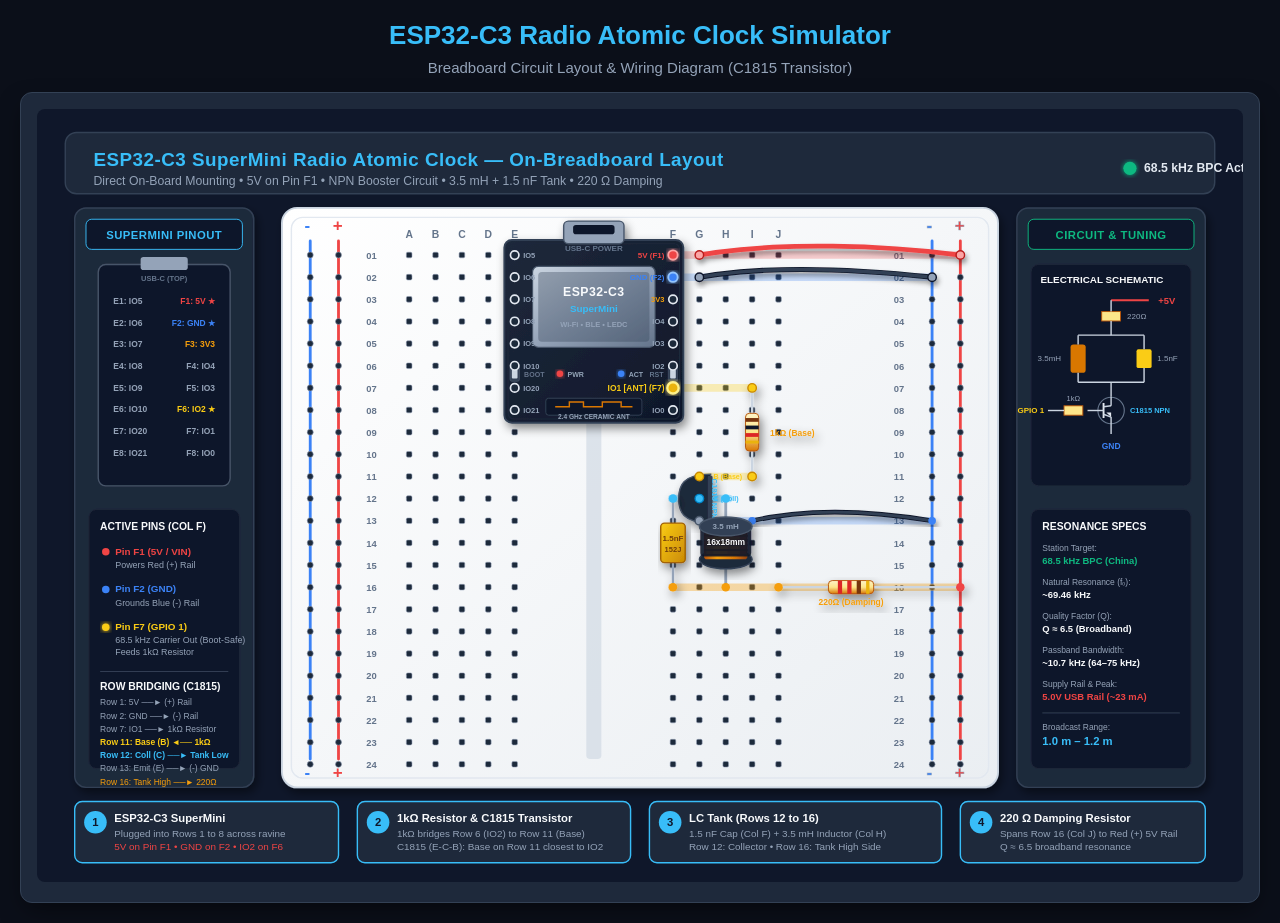
<file: pcb/breadboard/breadboard_layout.html>
<!DOCTYPE html>
<!--
  SPDX-License-Identifier: CERN-OHL-S-2.0
  Copyright (c) 2026 Robert Longbottom (@thomaslr)
  Commercial licensing available — see LICENSE for details.
-->
<html lang="en">
<head>
  <meta charset="UTF-8">
  <title>ESP32-C3 Radio Atomic Clock - Breadboard Layout</title>
  <style>
    body {
      margin: 0;
      padding: 20px;
      background: #0b0f19;
      color: #e2e8f0;
      font-family: -apple-system, BlinkMacSystemFont, 'Segoe UI', Roboto, Helvetica, Arial, sans-serif;
      display: flex;
      flex-direction: column;
      align-items: center;
    }
    .container {
      max-width: 1300px;
      width: 100%;
    }
    .header {
      margin-bottom: 16px;
      text-align: center;
    }
    h1 {
      margin: 0 0 8px 0;
      color: #38bdf8;
      font-size: 26px;
    }
    p {
      margin: 0;
      color: #94a3b8;
      font-size: 15px;
    }
    .card {
      background: #1e293b;
      border: 1px solid #334155;
      border-radius: 12px;
      padding: 16px;
      box-shadow: 0 10px 25px -5px rgba(0, 0, 0, 0.5);
    }
    svg {
      width: 100%;
      height: auto;
      border-radius: 8px;
    }
  </style>
</head>
<body>
  <div class="container">
    <div class="header">
      <h1>ESP32-C3 Radio Atomic Clock Simulator</h1>
      <p>Breadboard Circuit Layout &amp; Wiring Diagram (C1815 Transistor)</p>
    </div>
    <div class="card">
<svg xmlns="http://www.w3.org/2000/svg" viewBox="0 0 1280 820" width="100%" height="100%" style="background:#0f172a; font-family: -apple-system, BlinkMacSystemFont, 'Segoe UI', Roboto, Helvetica, Arial, sans-serif;">
  <defs>
    <!-- Filters for drop shadows -->
    <filter id="shadow" x="-10%" y="-10%" width="130%" height="130%">
      <feDropShadow dx="3" dy="5" stdDeviation="5" flood-color="#000000" flood-opacity="0.45"/>
    </filter>
    <filter id="wire-shadow" x="-20%" y="-20%" width="140%" height="140%">
      <feDropShadow dx="2" dy="4" stdDeviation="3" flood-color="#000000" flood-opacity="0.4"/>
    </filter>
    <filter id="soft-glow" x="-20%" y="-20%" width="140%" height="140%">
      <feGaussianBlur stdDeviation="3" result="blur"/>
      <feComposite in="SourceGraphic" in2="blur" operator="over"/>
    </filter>
    
    <!-- Gradients -->
    <linearGradient id="bb-grad" x1="0%" y1="0%" x2="100%" y2="100%">
      <stop offset="0%" stop-color="#ffffff"/>
      <stop offset="100%" stop-color="#eaeef2"/>
    </linearGradient>
    <linearGradient id="esp-grad" x1="0%" y1="0%" x2="100%" y2="100%">
      <stop offset="0%" stop-color="#1e293b"/>
      <stop offset="100%" stop-color="#0f172a"/>
    </linearGradient>
    <linearGradient id="shield-grad" x1="0%" y1="0%" x2="100%" y2="100%">
      <stop offset="0%" stop-color="#cbd5e1"/>
      <stop offset="50%" stop-color="#94a3b8"/>
      <stop offset="100%" stop-color="#64748b"/>
    </linearGradient>
    <linearGradient id="copper-grad" x1="0%" y1="0%" x2="100%" y2="0%">
      <stop offset="0%" stop-color="#b45309"/>
      <stop offset="30%" stop-color="#f59e0b"/>
      <stop offset="70%" stop-color="#d97706"/>
      <stop offset="100%" stop-color="#92400e"/>
    </linearGradient>
    <linearGradient id="cap-grad" x1="0%" y1="0%" x2="100%" y2="100%">
      <stop offset="0%" stop-color="#facc15"/>
      <stop offset="100%" stop-color="#ca8a04"/>
    </linearGradient>
    <linearGradient id="resistor-grad" x1="0%" y1="0%" x2="0%" y2="100%">
      <stop offset="0%" stop-color="#fef3c7"/>
      <stop offset="50%" stop-color="#fde68a"/>
      <stop offset="100%" stop-color="#d97706"/>
    </linearGradient>
  </defs>

  <!-- Title & Legend Header -->
  <g transform="translate(40, 45)">
    <rect x="-10" y="-20" width="1220" height="65" rx="12" fill="#1e293b" stroke="#334155" stroke-width="1.5"/>
    <text x="20" y="16" fill="#38bdf8" font-size="20" font-weight="700" letter-spacing="0.5">ESP32-C3 SuperMini Radio Atomic Clock — On-Breadboard Layout</text>
    <text x="20" y="36" fill="#94a3b8" font-size="13">Direct On-Board Mounting • 5V on Pin F1 • NPN Booster Circuit • 3.5 mH + 1.5 nF Tank • 220 Ω Damping</text>
    <circle cx="1120" cy="18" r="7" fill="#10b981" filter="url(#soft-glow)"/>
    <text x="1135" y="22" fill="#e2e8f0" font-size="13" font-weight="600">68.5 kHz BPC Active</text>
  </g>

  <!-- ==================== LEFT CARD: SUPERMINI PINOUT REFERENCE ==================== -->
  <g transform="translate(40, 105)" filter="url(#shadow)">
    <rect x="0" y="0" width="190" height="615" rx="12" fill="#1e293b" stroke="#334155" stroke-width="1.5"/>
    <rect x="12" y="12" width="166" height="32" rx="6" fill="#0f172a" stroke="#38bdf8" stroke-width="1"/>
    <text x="95" y="33" fill="#38bdf8" font-size="12" font-weight="800" text-anchor="middle" letter-spacing="0.5">SUPERMINI PINOUT</text>

    <!-- Top View Diagram of SuperMini -->
    <g transform="translate(15, 60)">
      <!-- Board Outline -->
      <rect x="10" y="0" width="140" height="235" rx="8" fill="#0f172a" stroke="#475569" stroke-width="1.5"/>
      <!-- USB-C -->
      <rect x="55" y="-8" width="50" height="14" rx="3" fill="#94a3b8"/>
      <text x="80" y="18" fill="#64748b" font-size="8" font-weight="700" text-anchor="middle">USB-C (TOP)</text>

      <!-- Pins List Left (Col E) -->
      <g fill="#94a3b8" font-size="9" font-weight="600">
        <text x="26" y="42">E1: IO5</text>
        <text x="26" y="65">E2: IO6</text>
        <text x="26" y="88">E3: IO7</text>
        <text x="26" y="111">E4: IO8</text>
        <text x="26" y="134">E5: IO9</text>
        <text x="26" y="157">E6: IO10</text>
        <text x="26" y="180">E7: IO20</text>
        <text x="26" y="203">E8: IO21</text>
      </g>

      <!-- Pins List Right (Col F) -->
      <g font-size="9" font-weight="700">
        <text x="134" y="42" fill="#ef4444" text-anchor="end">F1: 5V ★</text>
        <text x="134" y="65" fill="#3b82f6" text-anchor="end">F2: GND ★</text>
        <text x="134" y="88" fill="#f59e0b" text-anchor="end">F3: 3V3</text>
        <text x="134" y="111" fill="#94a3b8" text-anchor="end">F4: IO4</text>
        <text x="134" y="134" fill="#94a3b8" text-anchor="end">F5: IO3</text>
        <text x="134" y="157" fill="#facc15" text-anchor="end">F6: IO2 ★</text>
        <text x="134" y="180" fill="#94a3b8" text-anchor="end">F7: IO1</text>
        <text x="134" y="203" fill="#94a3b8" text-anchor="end">F8: IO0</text>
      </g>
    </g>

    <!-- Key Connections Card -->
    <g transform="translate(15, 320)">
      <rect x="0" y="0" width="160" height="275" rx="8" fill="#0f172a" stroke="#1e293b"/>
      <text x="12" y="22" fill="#f8fafc" font-size="11" font-weight="700">ACTIVE PINS (COL F)</text>

      <circle cx="18" cy="45" r="4" fill="#ef4444"/>
      <text x="28" y="48" fill="#ef4444" font-size="10.5" font-weight="700">Pin F1 (5V / VIN)</text>
      <text x="28" y="62" fill="#94a3b8" font-size="9.5">Powers Red (+) Rail</text>

      <circle cx="18" cy="85" r="4" fill="#3b82f6"/>
      <text x="28" y="88" fill="#3b82f6" font-size="10.5" font-weight="700">Pin F2 (GND)</text>
      <text x="28" y="102" fill="#94a3b8" font-size="9.5">Grounds Blue (-) Rail</text>

      <circle cx="18" cy="125" r="4" fill="#facc15" filter="url(#soft-glow)"/>
      <text x="28" y="128" fill="#facc15" font-size="10.5" font-weight="700">Pin F7 (GPIO 1)</text>
      <text x="28" y="142" fill="#94a3b8" font-size="9.5">68.5 kHz Carrier Out (Boot-Safe)</text>
      <text x="28" y="155" fill="#94a3b8" font-size="9.5">Feeds 1kΩ Resistor</text>

      <line x1="12" y1="172" x2="148" y2="172" stroke="#334155" stroke-width="1"/>
      <text x="12" y="192" fill="#f8fafc" font-size="11" font-weight="700">ROW BRIDGING (C1815)</text>
      <text x="12" y="208" fill="#94a3b8" font-size="9">Row 1: 5V ──► (+) Rail</text>
      <text x="12" y="222" fill="#94a3b8" font-size="9">Row 2: GND ──► (-) Rail</text>
      <text x="12" y="236" fill="#94a3b8" font-size="9">Row 7: IO1 ──► 1kΩ Resistor</text>
      <text x="12" y="250" fill="#facc15" font-size="9" font-weight="700">Row 11: Base (B) ◄── 1kΩ</text>
      <text x="12" y="264" fill="#38bdf8" font-size="9" font-weight="700">Row 12: Coll (C) ──► Tank Low</text>
      <text x="12" y="278" fill="#94a3b8" font-size="9">Row 13: Emit (E) ──► (-) GND</text>
      <text x="12" y="292" fill="#f59e0b" font-size="9">Row 16: Tank High ──► 220Ω</text>
    </g>
  </g>

  <!-- ==================== BREADBOARD ==================== -->
  <g transform="translate(260, 105)" filter="url(#shadow)">
    <!-- Main Breadboard Body -->
    <rect x="0" y="0" width="760" height="615" rx="16" fill="url(#bb-grad)" stroke="#cbd5e1" stroke-width="2"/>
    <rect x="10" y="10" width="740" height="595" rx="12" fill="none" stroke="#e2e8f0" stroke-width="1.5"/>

    <!-- Left Power Rail -->
    <line x1="30" y1="35" x2="30" y2="585" stroke="#3b82f6" stroke-width="3" stroke-linecap="round"/>
    <line x1="60" y1="35" x2="60" y2="585" stroke="#ef4444" stroke-width="3" stroke-linecap="round"/>
    <text x="24" y="25" fill="#3b82f6" font-size="18" font-weight="900">-</text>
    <text x="54" y="25" fill="#ef4444" font-size="18" font-weight="900">+</text>
    <text x="24" y="605" fill="#3b82f6" font-size="18" font-weight="900">-</text>
    <text x="54" y="605" fill="#ef4444" font-size="18" font-weight="900">+</text>

    <!-- Center Ravine (Symmetrically between Col E at 247 and Col F at 415) -->
    <rect x="323" y="30" width="16" height="555" rx="4" fill="#cbd5e1" opacity="0.6"/>

    <!-- Column Letters -->
    <g fill="#64748b" font-size="11" font-weight="700">
      <text x="135" y="32" text-anchor="middle">A</text><text x="163" y="32" text-anchor="middle">B</text><text x="191" y="32" text-anchor="middle">C</text><text x="219" y="32" text-anchor="middle">D</text><text x="247" y="32" text-anchor="middle">E</text>
      <text x="415" y="32" text-anchor="middle">F</text><text x="443" y="32" text-anchor="middle">G</text><text x="471" y="32" text-anchor="middle">H</text><text x="499" y="32" text-anchor="middle">I</text><text x="527" y="32" text-anchor="middle">J</text>
    </g>

    <!-- Tie Point Holes & Row Numbers (Rows 1 to 24) -->
    <!-- Row spacing dy = 23.5, y(r) = 50.0 + (r-1)*23.5 -->
    <!-- Helper macro loop unrolled for standard SVG -->
    <g fill="#64748b" font-size="10" font-weight="600" text-anchor="middle">
      <text x="95" y="54.0">01</text><text x="655" y="54.0">01</text>
      <text x="95" y="77.5">02</text><text x="655" y="77.5">02</text>
      <text x="95" y="101.0">03</text><text x="655" y="101.0">03</text>
      <text x="95" y="124.5">04</text><text x="655" y="124.5">04</text>
      <text x="95" y="148.0">05</text><text x="655" y="148.0">05</text>
      <text x="95" y="171.5">06</text><text x="655" y="171.5">06</text>
      <text x="95" y="195.0">07</text><text x="655" y="195.0">07</text>
      <text x="95" y="218.5">08</text><text x="655" y="218.5">08</text>
      <text x="95" y="242.0">09</text><text x="655" y="242.0">09</text>
      <text x="95" y="265.5">10</text><text x="655" y="265.5">10</text>
      <text x="95" y="289.0">11</text><text x="655" y="289.0">11</text>
      <text x="95" y="312.5">12</text><text x="655" y="312.5">12</text>
      <text x="95" y="336.0">13</text><text x="655" y="336.0">13</text>
      <text x="95" y="359.5">14</text><text x="655" y="359.5">14</text>
      <text x="95" y="383.0">15</text><text x="655" y="383.0">15</text>
      <text x="95" y="406.5">16</text><text x="655" y="406.5">16</text>
      <text x="95" y="430.0">17</text><text x="655" y="430.0">17</text>
      <text x="95" y="453.5">18</text><text x="655" y="453.5">18</text>
      <text x="95" y="477.0">19</text><text x="655" y="477.0">19</text>
      <text x="95" y="500.5">20</text><text x="655" y="500.5">20</text>
      <text x="95" y="524.0">21</text><text x="655" y="524.0">21</text>
      <text x="95" y="547.5">22</text><text x="655" y="547.5">22</text>
      <text x="95" y="571.0">23</text><text x="655" y="571.0">23</text>
      <text x="95" y="594.5">24</text><text x="655" y="594.5">24</text>
    </g>

    <!-- Holes Grid (Rows 1 to 24) -->
    <!-- Unrolled tie-points for visual realism -->
    <g fill="#1e293b" stroke="#94a3b8" stroke-width="0.6">
      <!-- Power rails left & right -->
      <!-- Right Power Rail -->
      <line x1="690" y1="35" x2="690" y2="585" stroke="#3b82f6" stroke-width="3" stroke-linecap="round"/>
      <line x1="720" y1="35" x2="720" y2="585" stroke="#ef4444" stroke-width="3" stroke-linecap="round"/>
      <text x="684" y="25" fill="#3b82f6" font-size="18" font-weight="900">-</text>
      <text x="714" y="25" fill="#ef4444" font-size="18" font-weight="900">+</text>
      <text x="684" y="605" fill="#3b82f6" font-size="18" font-weight="900">-</text>
      <text x="714" y="605" fill="#ef4444" font-size="18" font-weight="900">+</text>

      <!-- Draw all breadboard holes -->
      <!-- Rows 1 to 24 unrolled circles & rects -->
      <!-- Col A=135, B=163, C=191, D=219, E=247 | F=415, G=443, H=471, I=499, J=527 -->
      <!-- Y values: 50, 73.5, 97, 120.5, 144, 167.5, 191, 214.5, 238, 261.5, 285, 308.5, 332, 355.5, 379, 402.5, 426, 449.5, 473, 496.5, 520, 543.5, 567, 590.5 -->
      <!-- Left & Right Power holes -->
      <circle cx="30" cy="50.0" r="3.2"/><circle cx="60" cy="50.0" r="3.2"/><circle cx="690" cy="50.0" r="3.2"/><circle cx="720" cy="50.0" r="3.2"/>
      <circle cx="30" cy="73.5" r="3.2"/><circle cx="60" cy="73.5" r="3.2"/><circle cx="690" cy="73.5" r="3.2"/><circle cx="720" cy="73.5" r="3.2"/>
      <circle cx="30" cy="97.0" r="3.2"/><circle cx="60" cy="97.0" r="3.2"/><circle cx="690" cy="97.0" r="3.2"/><circle cx="720" cy="97.0" r="3.2"/>
      <circle cx="30" cy="120.5" r="3.2"/><circle cx="60" cy="120.5" r="3.2"/><circle cx="690" cy="120.5" r="3.2"/><circle cx="720" cy="120.5" r="3.2"/>
      <circle cx="30" cy="144.0" r="3.2"/><circle cx="60" cy="144.0" r="3.2"/><circle cx="690" cy="144.0" r="3.2"/><circle cx="720" cy="144.0" r="3.2"/>
      <circle cx="30" cy="167.5" r="3.2"/><circle cx="60" cy="167.5" r="3.2"/><circle cx="690" cy="167.5" r="3.2"/><circle cx="720" cy="167.5" r="3.2"/>
      <circle cx="30" cy="191.0" r="3.2"/><circle cx="60" cy="191.0" r="3.2"/><circle cx="690" cy="191.0" r="3.2"/><circle cx="720" cy="191.0" r="3.2"/>
      <circle cx="30" cy="214.5" r="3.2"/><circle cx="60" cy="214.5" r="3.2"/><circle cx="690" cy="214.5" r="3.2"/><circle cx="720" cy="214.5" r="3.2"/>
      <circle cx="30" cy="238.0" r="3.2"/><circle cx="60" cy="238.0" r="3.2"/><circle cx="690" cy="238.0" r="3.2"/><circle cx="720" cy="238.0" r="3.2"/>
      <circle cx="30" cy="261.5" r="3.2"/><circle cx="60" cy="261.5" r="3.2"/><circle cx="690" cy="261.5" r="3.2"/><circle cx="720" cy="261.5" r="3.2"/>
      <circle cx="30" cy="285.0" r="3.2"/><circle cx="60" cy="285.0" r="3.2"/><circle cx="690" cy="285.0" r="3.2"/><circle cx="720" cy="285.0" r="3.2"/>
      <circle cx="30" cy="308.5" r="3.2"/><circle cx="60" cy="308.5" r="3.2"/><circle cx="690" cy="308.5" r="3.2"/><circle cx="720" cy="308.5" r="3.2"/>
      <circle cx="30" cy="332.0" r="3.2"/><circle cx="60" cy="332.0" r="3.2"/><circle cx="690" cy="332.0" r="3.2"/><circle cx="720" cy="332.0" r="3.2"/>
      <circle cx="30" cy="355.5" r="3.2"/><circle cx="60" cy="355.5" r="3.2"/><circle cx="690" cy="355.5" r="3.2"/><circle cx="720" cy="355.5" r="3.2"/>
      <circle cx="30" cy="379.0" r="3.2"/><circle cx="60" cy="379.0" r="3.2"/><circle cx="690" cy="379.0" r="3.2"/><circle cx="720" cy="379.0" r="3.2"/>
      <circle cx="30" cy="402.5" r="3.2"/><circle cx="60" cy="402.5" r="3.2"/><circle cx="690" cy="402.5" r="3.2"/><circle cx="720" cy="402.5" r="3.2"/>
      <circle cx="30" cy="426.0" r="3.2"/><circle cx="60" cy="426.0" r="3.2"/><circle cx="690" cy="426.0" r="3.2"/><circle cx="720" cy="426.0" r="3.2"/>
      <circle cx="30" cy="449.5" r="3.2"/><circle cx="60" cy="449.5" r="3.2"/><circle cx="690" cy="449.5" r="3.2"/><circle cx="720" cy="449.5" r="3.2"/>
      <circle cx="30" cy="473.0" r="3.2"/><circle cx="60" cy="473.0" r="3.2"/><circle cx="690" cy="473.0" r="3.2"/><circle cx="720" cy="473.0" r="3.2"/>
      <circle cx="30" cy="496.5" r="3.2"/><circle cx="60" cy="496.5" r="3.2"/><circle cx="690" cy="496.5" r="3.2"/><circle cx="720" cy="496.5" r="3.2"/>
      <circle cx="30" cy="520.0" r="3.2"/><circle cx="60" cy="520.0" r="3.2"/><circle cx="690" cy="520.0" r="3.2"/><circle cx="720" cy="520.0" r="3.2"/>
      <circle cx="30" cy="543.5" r="3.2"/><circle cx="60" cy="543.5" r="3.2"/><circle cx="690" cy="543.5" r="3.2"/><circle cx="720" cy="543.5" r="3.2"/>
      <circle cx="30" cy="567.0" r="3.2"/><circle cx="60" cy="567.0" r="3.2"/><circle cx="690" cy="567.0" r="3.2"/><circle cx="720" cy="567.0" r="3.2"/>
      <circle cx="30" cy="590.5" r="3.2"/><circle cx="60" cy="590.5" r="3.2"/><circle cx="690" cy="590.5" r="3.2"/><circle cx="720" cy="590.5" r="3.2"/>

      <!-- Terminal Row Tie Points (Columns A-E and F-J, Rows 1 to 24) -->
      <g>
        <!-- Row 1 -->
        <rect x="132" y="47" width="6" height="6" rx="1.5"/><rect x="160" y="47" width="6" height="6" rx="1.5"/><rect x="188" y="47" width="6" height="6" rx="1.5"/><rect x="216" y="47" width="6" height="6" rx="1.5"/><rect x="244" y="47" width="6" height="6" rx="1.5"/>
        <rect x="412" y="47" width="6" height="6" rx="1.5"/><rect x="440" y="47" width="6" height="6" rx="1.5"/><rect x="468" y="47" width="6" height="6" rx="1.5"/><rect x="496" y="47" width="6" height="6" rx="1.5"/><rect x="524" y="47" width="6" height="6" rx="1.5"/>
        <!-- Row 2 -->
        <rect x="132" y="70.5" width="6" height="6" rx="1.5"/><rect x="160" y="70.5" width="6" height="6" rx="1.5"/><rect x="188" y="70.5" width="6" height="6" rx="1.5"/><rect x="216" y="70.5" width="6" height="6" rx="1.5"/><rect x="244" y="70.5" width="6" height="6" rx="1.5"/>
        <rect x="412" y="70.5" width="6" height="6" rx="1.5"/><rect x="440" y="70.5" width="6" height="6" rx="1.5"/><rect x="468" y="70.5" width="6" height="6" rx="1.5"/><rect x="496" y="70.5" width="6" height="6" rx="1.5"/><rect x="524" y="70.5" width="6" height="6" rx="1.5"/>
        <!-- Row 3 -->
        <rect x="132" y="94" width="6" height="6" rx="1.5"/><rect x="160" y="94" width="6" height="6" rx="1.5"/><rect x="188" y="94" width="6" height="6" rx="1.5"/><rect x="216" y="94" width="6" height="6" rx="1.5"/><rect x="244" y="94" width="6" height="6" rx="1.5"/>
        <rect x="412" y="94" width="6" height="6" rx="1.5"/><rect x="440" y="94" width="6" height="6" rx="1.5"/><rect x="468" y="94" width="6" height="6" rx="1.5"/><rect x="496" y="94" width="6" height="6" rx="1.5"/><rect x="524" y="94" width="6" height="6" rx="1.5"/>
        <!-- Row 4 -->
        <rect x="132" y="117.5" width="6" height="6" rx="1.5"/><rect x="160" y="117.5" width="6" height="6" rx="1.5"/><rect x="188" y="117.5" width="6" height="6" rx="1.5"/><rect x="216" y="117.5" width="6" height="6" rx="1.5"/><rect x="244" y="117.5" width="6" height="6" rx="1.5"/>
        <rect x="412" y="117.5" width="6" height="6" rx="1.5"/><rect x="440" y="117.5" width="6" height="6" rx="1.5"/><rect x="468" y="117.5" width="6" height="6" rx="1.5"/><rect x="496" y="117.5" width="6" height="6" rx="1.5"/><rect x="524" y="117.5" width="6" height="6" rx="1.5"/>
        <!-- Row 5 -->
        <rect x="132" y="141" width="6" height="6" rx="1.5"/><rect x="160" y="141" width="6" height="6" rx="1.5"/><rect x="188" y="141" width="6" height="6" rx="1.5"/><rect x="216" y="141" width="6" height="6" rx="1.5"/><rect x="244" y="141" width="6" height="6" rx="1.5"/>
        <rect x="412" y="141" width="6" height="6" rx="1.5"/><rect x="440" y="141" width="6" height="6" rx="1.5"/><rect x="468" y="141" width="6" height="6" rx="1.5"/><rect x="496" y="141" width="6" height="6" rx="1.5"/><rect x="524" y="141" width="6" height="6" rx="1.5"/>
        <!-- Row 6 -->
        <rect x="132" y="164.5" width="6" height="6" rx="1.5"/><rect x="160" y="164.5" width="6" height="6" rx="1.5"/><rect x="188" y="164.5" width="6" height="6" rx="1.5"/><rect x="216" y="164.5" width="6" height="6" rx="1.5"/><rect x="244" y="164.5" width="6" height="6" rx="1.5"/>
        <rect x="412" y="164.5" width="6" height="6" rx="1.5"/><rect x="440" y="164.5" width="6" height="6" rx="1.5"/><rect x="468" y="164.5" width="6" height="6" rx="1.5"/><rect x="496" y="164.5" width="6" height="6" rx="1.5"/><rect x="524" y="164.5" width="6" height="6" rx="1.5"/>
        <!-- Row 7 -->
        <rect x="132" y="188" width="6" height="6" rx="1.5"/><rect x="160" y="188" width="6" height="6" rx="1.5"/><rect x="188" y="188" width="6" height="6" rx="1.5"/><rect x="216" y="188" width="6" height="6" rx="1.5"/><rect x="244" y="188" width="6" height="6" rx="1.5"/>
        <rect x="412" y="188" width="6" height="6" rx="1.5"/><rect x="440" y="188" width="6" height="6" rx="1.5"/><rect x="468" y="188" width="6" height="6" rx="1.5"/><rect x="496" y="188" width="6" height="6" rx="1.5"/><rect x="524" y="188" width="6" height="6" rx="1.5"/>
        <!-- Row 8 -->
        <rect x="132" y="211.5" width="6" height="6" rx="1.5"/><rect x="160" y="211.5" width="6" height="6" rx="1.5"/><rect x="188" y="211.5" width="6" height="6" rx="1.5"/><rect x="216" y="211.5" width="6" height="6" rx="1.5"/><rect x="244" y="211.5" width="6" height="6" rx="1.5"/>
        <rect x="412" y="211.5" width="6" height="6" rx="1.5"/><rect x="440" y="211.5" width="6" height="6" rx="1.5"/><rect x="468" y="211.5" width="6" height="6" rx="1.5"/><rect x="496" y="211.5" width="6" height="6" rx="1.5"/><rect x="524" y="211.5" width="6" height="6" rx="1.5"/>
        <!-- Row 9 -->
        <rect x="132" y="235" width="6" height="6" rx="1.5"/><rect x="160" y="235" width="6" height="6" rx="1.5"/><rect x="188" y="235" width="6" height="6" rx="1.5"/><rect x="216" y="235" width="6" height="6" rx="1.5"/><rect x="244" y="235" width="6" height="6" rx="1.5"/>
        <rect x="412" y="235" width="6" height="6" rx="1.5"/><rect x="440" y="235" width="6" height="6" rx="1.5"/><rect x="468" y="235" width="6" height="6" rx="1.5"/><rect x="496" y="235" width="6" height="6" rx="1.5"/><rect x="524" y="235" width="6" height="6" rx="1.5"/>
        <!-- Row 10 -->
        <rect x="132" y="258.5" width="6" height="6" rx="1.5"/><rect x="160" y="258.5" width="6" height="6" rx="1.5"/><rect x="188" y="258.5" width="6" height="6" rx="1.5"/><rect x="216" y="258.5" width="6" height="6" rx="1.5"/><rect x="244" y="258.5" width="6" height="6" rx="1.5"/>
        <rect x="412" y="258.5" width="6" height="6" rx="1.5"/><rect x="440" y="258.5" width="6" height="6" rx="1.5"/><rect x="468" y="258.5" width="6" height="6" rx="1.5"/><rect x="496" y="258.5" width="6" height="6" rx="1.5"/><rect x="524" y="258.5" width="6" height="6" rx="1.5"/>
        <!-- Row 11 -->
        <rect x="132" y="282" width="6" height="6" rx="1.5"/><rect x="160" y="282" width="6" height="6" rx="1.5"/><rect x="188" y="282" width="6" height="6" rx="1.5"/><rect x="216" y="282" width="6" height="6" rx="1.5"/><rect x="244" y="282" width="6" height="6" rx="1.5"/>
        <rect x="412" y="282" width="6" height="6" rx="1.5"/><rect x="440" y="282" width="6" height="6" rx="1.5"/><rect x="468" y="282" width="6" height="6" rx="1.5"/><rect x="496" y="282" width="6" height="6" rx="1.5"/><rect x="524" y="282" width="6" height="6" rx="1.5"/>
        <!-- Row 12 -->
        <rect x="132" y="305.5" width="6" height="6" rx="1.5"/><rect x="160" y="305.5" width="6" height="6" rx="1.5"/><rect x="188" y="305.5" width="6" height="6" rx="1.5"/><rect x="216" y="305.5" width="6" height="6" rx="1.5"/><rect x="244" y="305.5" width="6" height="6" rx="1.5"/>
        <rect x="412" y="305.5" width="6" height="6" rx="1.5"/><rect x="440" y="305.5" width="6" height="6" rx="1.5"/><rect x="468" y="305.5" width="6" height="6" rx="1.5"/><rect x="496" y="305.5" width="6" height="6" rx="1.5"/><rect x="524" y="305.5" width="6" height="6" rx="1.5"/>
        <!-- Row 13 -->
        <rect x="132" y="329" width="6" height="6" rx="1.5"/><rect x="160" y="329" width="6" height="6" rx="1.5"/><rect x="188" y="329" width="6" height="6" rx="1.5"/><rect x="216" y="329" width="6" height="6" rx="1.5"/><rect x="244" y="329" width="6" height="6" rx="1.5"/>
        <rect x="412" y="329" width="6" height="6" rx="1.5"/><rect x="440" y="329" width="6" height="6" rx="1.5"/><rect x="468" y="329" width="6" height="6" rx="1.5"/><rect x="496" y="329" width="6" height="6" rx="1.5"/><rect x="524" y="329" width="6" height="6" rx="1.5"/>
        <!-- Row 14 -->
        <rect x="132" y="352.5" width="6" height="6" rx="1.5"/><rect x="160" y="352.5" width="6" height="6" rx="1.5"/><rect x="188" y="352.5" width="6" height="6" rx="1.5"/><rect x="216" y="352.5" width="6" height="6" rx="1.5"/><rect x="244" y="352.5" width="6" height="6" rx="1.5"/>
        <rect x="412" y="352.5" width="6" height="6" rx="1.5"/><rect x="440" y="352.5" width="6" height="6" rx="1.5"/><rect x="468" y="352.5" width="6" height="6" rx="1.5"/><rect x="496" y="352.5" width="6" height="6" rx="1.5"/><rect x="524" y="352.5" width="6" height="6" rx="1.5"/>
        <!-- Row 15 -->
        <rect x="132" y="376" width="6" height="6" rx="1.5"/><rect x="160" y="376" width="6" height="6" rx="1.5"/><rect x="188" y="376" width="6" height="6" rx="1.5"/><rect x="216" y="376" width="6" height="6" rx="1.5"/><rect x="244" y="376" width="6" height="6" rx="1.5"/>
        <rect x="412" y="376" width="6" height="6" rx="1.5"/><rect x="440" y="376" width="6" height="6" rx="1.5"/><rect x="468" y="376" width="6" height="6" rx="1.5"/><rect x="496" y="376" width="6" height="6" rx="1.5"/><rect x="524" y="376" width="6" height="6" rx="1.5"/>
        <!-- Row 16 -->
        <rect x="132" y="399.5" width="6" height="6" rx="1.5"/><rect x="160" y="399.5" width="6" height="6" rx="1.5"/><rect x="188" y="399.5" width="6" height="6" rx="1.5"/><rect x="216" y="399.5" width="6" height="6" rx="1.5"/><rect x="244" y="399.5" width="6" height="6" rx="1.5"/>
        <rect x="412" y="399.5" width="6" height="6" rx="1.5"/><rect x="440" y="399.5" width="6" height="6" rx="1.5"/><rect x="468" y="399.5" width="6" height="6" rx="1.5"/><rect x="496" y="399.5" width="6" height="6" rx="1.5"/><rect x="524" y="399.5" width="6" height="6" rx="1.5"/>
        <!-- Row 17 -->
        <rect x="132" y="423" width="6" height="6" rx="1.5"/><rect x="160" y="423" width="6" height="6" rx="1.5"/><rect x="188" y="423" width="6" height="6" rx="1.5"/><rect x="216" y="423" width="6" height="6" rx="1.5"/><rect x="244" y="423" width="6" height="6" rx="1.5"/>
        <rect x="412" y="423" width="6" height="6" rx="1.5"/><rect x="440" y="423" width="6" height="6" rx="1.5"/><rect x="468" y="423" width="6" height="6" rx="1.5"/><rect x="496" y="423" width="6" height="6" rx="1.5"/><rect x="524" y="423" width="6" height="6" rx="1.5"/>
        <!-- Row 18 -->
        <rect x="132" y="446.5" width="6" height="6" rx="1.5"/><rect x="160" y="446.5" width="6" height="6" rx="1.5"/><rect x="188" y="446.5" width="6" height="6" rx="1.5"/><rect x="216" y="446.5" width="6" height="6" rx="1.5"/><rect x="244" y="446.5" width="6" height="6" rx="1.5"/>
        <rect x="412" y="446.5" width="6" height="6" rx="1.5"/><rect x="440" y="446.5" width="6" height="6" rx="1.5"/><rect x="468" y="446.5" width="6" height="6" rx="1.5"/><rect x="496" y="446.5" width="6" height="6" rx="1.5"/><rect x="524" y="446.5" width="6" height="6" rx="1.5"/>
        <!-- Row 19 -->
        <rect x="132" y="470" width="6" height="6" rx="1.5"/><rect x="160" y="470" width="6" height="6" rx="1.5"/><rect x="188" y="470" width="6" height="6" rx="1.5"/><rect x="216" y="470" width="6" height="6" rx="1.5"/><rect x="244" y="470" width="6" height="6" rx="1.5"/>
        <rect x="412" y="470" width="6" height="6" rx="1.5"/><rect x="440" y="470" width="6" height="6" rx="1.5"/><rect x="468" y="470" width="6" height="6" rx="1.5"/><rect x="496" y="470" width="6" height="6" rx="1.5"/><rect x="524" y="470" width="6" height="6" rx="1.5"/>
        <!-- Row 20 -->
        <rect x="132" y="493.5" width="6" height="6" rx="1.5"/><rect x="160" y="493.5" width="6" height="6" rx="1.5"/><rect x="188" y="493.5" width="6" height="6" rx="1.5"/><rect x="216" y="493.5" width="6" height="6" rx="1.5"/><rect x="244" y="493.5" width="6" height="6" rx="1.5"/>
        <rect x="412" y="493.5" width="6" height="6" rx="1.5"/><rect x="440" y="493.5" width="6" height="6" rx="1.5"/><rect x="468" y="493.5" width="6" height="6" rx="1.5"/><rect x="496" y="493.5" width="6" height="6" rx="1.5"/><rect x="524" y="493.5" width="6" height="6" rx="1.5"/>
        <!-- Row 21 -->
        <rect x="132" y="517" width="6" height="6" rx="1.5"/><rect x="160" y="517" width="6" height="6" rx="1.5"/><rect x="188" y="517" width="6" height="6" rx="1.5"/><rect x="216" y="517" width="6" height="6" rx="1.5"/><rect x="244" y="517" width="6" height="6" rx="1.5"/>
        <rect x="412" y="517" width="6" height="6" rx="1.5"/><rect x="440" y="517" width="6" height="6" rx="1.5"/><rect x="468" y="517" width="6" height="6" rx="1.5"/><rect x="496" y="517" width="6" height="6" rx="1.5"/><rect x="524" y="517" width="6" height="6" rx="1.5"/>
        <!-- Row 22 -->
        <rect x="132" y="540.5" width="6" height="6" rx="1.5"/><rect x="160" y="540.5" width="6" height="6" rx="1.5"/><rect x="188" y="540.5" width="6" height="6" rx="1.5"/><rect x="216" y="540.5" width="6" height="6" rx="1.5"/><rect x="244" y="540.5" width="6" height="6" rx="1.5"/>
        <rect x="412" y="540.5" width="6" height="6" rx="1.5"/><rect x="440" y="540.5" width="6" height="6" rx="1.5"/><rect x="468" y="540.5" width="6" height="6" rx="1.5"/><rect x="496" y="540.5" width="6" height="6" rx="1.5"/><rect x="524" y="540.5" width="6" height="6" rx="1.5"/>
        <!-- Row 23 -->
        <rect x="132" y="564" width="6" height="6" rx="1.5"/><rect x="160" y="564" width="6" height="6" rx="1.5"/><rect x="188" y="564" width="6" height="6" rx="1.5"/><rect x="216" y="564" width="6" height="6" rx="1.5"/><rect x="244" y="564" width="6" height="6" rx="1.5"/>
        <rect x="412" y="564" width="6" height="6" rx="1.5"/><rect x="440" y="564" width="6" height="6" rx="1.5"/><rect x="468" y="564" width="6" height="6" rx="1.5"/><rect x="496" y="564" width="6" height="6" rx="1.5"/><rect x="524" y="564" width="6" height="6" rx="1.5"/>
        <!-- Row 24 -->
        <rect x="132" y="587.5" width="6" height="6" rx="1.5"/><rect x="160" y="587.5" width="6" height="6" rx="1.5"/><rect x="188" y="587.5" width="6" height="6" rx="1.5"/><rect x="216" y="587.5" width="6" height="6" rx="1.5"/><rect x="244" y="587.5" width="6" height="6" rx="1.5"/>
        <rect x="412" y="587.5" width="6" height="6" rx="1.5"/><rect x="440" y="587.5" width="6" height="6" rx="1.5"/><rect x="468" y="587.5" width="6" height="6" rx="1.5"/><rect x="496" y="587.5" width="6" height="6" rx="1.5"/><rect x="524" y="587.5" width="6" height="6" rx="1.5"/>
      </g>
    </g>

    <!-- Visual Highlights on Connected Breadboard Rows -->
    <!-- Row 1 (5V to Rail) -->
    <rect x="410" y="46" width="314" height="8" rx="3" fill="#ef4444" opacity="0.25"/>
    <!-- Row 2 (GND to Rail) -->
    <rect x="410" y="69.5" width="284" height="8" rx="3" fill="#3b82f6" opacity="0.25"/>
    <!-- Row 7 (GPIO 1 Carrier to Base Resistor) -->
    <rect x="410" y="187" width="94" height="8" rx="3" fill="#facc15" opacity="0.3"/>
    <!-- Row 11 (Base Drive from 1k Resistor: Col G to Col I) -->
    <rect x="440" y="281" width="64" height="8" rx="3" fill="#facc15" opacity="0.3"/>
    <!-- Row 12 (Collector & LC Tank Node: Col F to Col H) -->
    <rect x="410" y="304.5" width="68" height="8" rx="3" fill="#38bdf8" opacity="0.35"/>
    <!-- Row 13 (Emitter to GND Rail: Col G to Blue Rail) -->
    <rect x="440" y="328" width="254" height="8" rx="3" fill="#3b82f6" opacity="0.25"/>
    <!-- Row 16 (LC Tank High Side & Damping Resistor to 5V Rail: Col F to Red Rail) -->
    <rect x="410" y="398.5" width="314" height="8" rx="3" fill="#f59e0b" opacity="0.35"/>

    <!-- ================================================================ -->
    <!-- 1. ESP32-C3 SUPERMINI MOUNTED DIRECTLY ON BREADBOARD (ROWS 1 TO 8) -->
    <!-- ================================================================ -->
    <g filter="url(#shadow)">
      <!-- PCB Substrate Spanning Ravine (E1..E8 to F1..F8) -->
      <!-- Center is at x = 331, y from 30 to 228 -->
      <rect x="236" y="34" width="190" height="194" rx="8" fill="url(#esp-grad)" stroke="#334155" stroke-width="2"/>
      <rect x="240" y="38" width="182" height="186" rx="6" fill="none" stroke="#1e293b" stroke-width="1.2"/>

      <!-- USB-C Port at Top (Extending past Row 1) -->
      <rect x="299" y="14" width="64" height="24" rx="5" fill="#94a3b8" stroke="#475569" stroke-width="1.5"/>
      <rect x="309" y="18" width="44" height="10" rx="3" fill="#0f172a"/>
      <text x="331" y="46" fill="#64748b" font-size="8.5" font-weight="700" text-anchor="middle">USB-C POWER</text>

      <!-- RF Shield Metal Can -->
      <rect x="266" y="62" width="130" height="86" rx="6" fill="url(#shield-grad)" stroke="#475569" stroke-width="1.2"/>
      <rect x="272" y="68" width="118" height="74" rx="4" fill="#334155" opacity="0.35"/>
      <text x="331" y="94" fill="#f8fafc" font-size="13" font-weight="900" text-anchor="middle" letter-spacing="0.5">ESP32-C3</text>
      <text x="331" y="110" fill="#38bdf8" font-size="10.5" font-weight="800" text-anchor="middle">SuperMini</text>
      <text x="331" y="126" fill="#94a3b8" font-size="8" font-weight="600" text-anchor="middle">Wi-Fi • BLE • LEDC</text>

      <!-- Pushbuttons (BOOT on Left, RST on Right) -->
      <rect x="242" y="168" width="10" height="16" rx="2" fill="#334155" stroke="#475569" stroke-width="0.8"/>
      <rect x="244" y="171" width="6" height="10" rx="1" fill="#cbd5e1"/>
      <text x="257" y="179" fill="#64748b" font-size="7.5" font-weight="700">BOOT</text>

      <rect x="410" y="168" width="10" height="16" rx="2" fill="#334155" stroke="#475569" stroke-width="0.8"/>
      <rect x="412" y="171" width="6" height="10" rx="1" fill="#cbd5e1"/>
      <text x="405" y="179" fill="#64748b" font-size="7.5" font-weight="700" text-anchor="end">RST</text>

      <!-- Indicator LEDs -->
      <circle cx="295" cy="176" r="3.5" fill="#ef4444" filter="url(#soft-glow)"/>
      <text x="303" y="179" fill="#94a3b8" font-size="7.5" font-weight="700">PWR</text>
      <circle cx="360" cy="176" r="3.5" fill="#3b82f6" filter="url(#soft-glow)"/>
      <text x="368" y="179" fill="#94a3b8" font-size="7.5" font-weight="700">ACT</text>

      <!-- PCB Antenna Graphic at Bottom -->
      <rect x="280" y="202" width="102" height="18" rx="3" fill="#0f172a" stroke="#334155" stroke-width="1"/>
      <path d="M 290,211 L 305,211 L 305,206 L 320,206 L 320,211 L 340,211 L 340,206 L 360,206 L 360,211 L 372,211" fill="none" stroke="#d97706" stroke-width="1.5"/>
      <text x="331" y="224" fill="#94a3b8" font-size="7" font-weight="700" text-anchor="middle">2.4 GHz CERAMIC ANT</text>

      <!-- LEFT HEADER PINS: Column E (Rows 1 to 8) -->
      <!-- In Col E (x = 247) -->
      <g>
        <circle cx="247" cy="50.0" r="4.5" fill="#1e293b" stroke="#e2e8f0" stroke-width="1.8"/>
        <text x="256" y="53.0" fill="#94a3b8" font-size="8" font-weight="700">IO5</text>

        <circle cx="247" cy="73.5" r="4.5" fill="#1e293b" stroke="#e2e8f0" stroke-width="1.8"/>
        <text x="256" y="76.5" fill="#94a3b8" font-size="8" font-weight="700">IO6</text>

        <circle cx="247" cy="97.0" r="4.5" fill="#1e293b" stroke="#e2e8f0" stroke-width="1.8"/>
        <text x="256" y="100.0" fill="#94a3b8" font-size="8" font-weight="700">IO7</text>

        <circle cx="247" cy="120.5" r="4.5" fill="#1e293b" stroke="#e2e8f0" stroke-width="1.8"/>
        <text x="256" y="123.5" fill="#94a3b8" font-size="8" font-weight="700">IO8</text>

        <circle cx="247" cy="144.0" r="4.5" fill="#1e293b" stroke="#e2e8f0" stroke-width="1.8"/>
        <text x="256" y="147.0" fill="#94a3b8" font-size="8" font-weight="700">IO9</text>

        <circle cx="247" cy="167.5" r="4.5" fill="#1e293b" stroke="#e2e8f0" stroke-width="1.8"/>
        <text x="256" y="170.5" fill="#94a3b8" font-size="8" font-weight="700">IO10</text>

        <circle cx="247" cy="191.0" r="4.5" fill="#1e293b" stroke="#e2e8f0" stroke-width="1.8"/>
        <text x="256" y="194.0" fill="#94a3b8" font-size="8" font-weight="700">IO20</text>

        <circle cx="247" cy="214.5" r="4.5" fill="#1e293b" stroke="#e2e8f0" stroke-width="1.8"/>
        <text x="256" y="217.5" fill="#94a3b8" font-size="8" font-weight="700">IO21</text>
      </g>

      <!-- RIGHT HEADER PINS: Column F (Rows 1 to 8) -->
      <!-- In Col F (x = 415) -->
      <g>
        <!-- F1: 5V Power Pin (Plugs into F1) -->
        <circle cx="415" cy="50.0" r="5" fill="#ef4444" stroke="#fca5a5" stroke-width="2" filter="url(#soft-glow)"/>
        <text x="406" y="53.0" fill="#ef4444" font-size="8.5" font-weight="800" text-anchor="end">5V (F1)</text>

        <!-- F2: Ground Pin (Plugs into F2) -->
        <circle cx="415" cy="73.5" r="5" fill="#3b82f6" stroke="#93c5fd" stroke-width="2" filter="url(#soft-glow)"/>
        <text x="406" y="76.5" fill="#3b82f6" font-size="8.5" font-weight="800" text-anchor="end">GND (F2)</text>

        <!-- F3: 3V3 -->
        <circle cx="415" cy="97.0" r="4.5" fill="#1e293b" stroke="#e2e8f0" stroke-width="1.8"/>
        <text x="406" y="100.0" fill="#f59e0b" font-size="8" font-weight="700" text-anchor="end">3V3</text>

        <!-- F4: IO4 -->
        <circle cx="415" cy="120.5" r="4.5" fill="#1e293b" stroke="#e2e8f0" stroke-width="1.8"/>
        <text x="406" y="123.5" fill="#94a3b8" font-size="8" font-weight="700" text-anchor="end">IO4</text>

        <!-- F5: IO3 -->
        <circle cx="415" cy="144.0" r="4.5" fill="#1e293b" stroke="#e2e8f0" stroke-width="1.8"/>
        <text x="406" y="147.0" fill="#94a3b8" font-size="8" font-weight="700" text-anchor="end">IO3</text>

        <!-- F6: IO2 -->
        <circle cx="415" cy="167.5" r="4.5" fill="#1e293b" stroke="#e2e8f0" stroke-width="1.8"/>
        <text x="406" y="170.5" fill="#94a3b8" font-size="8" font-weight="700" text-anchor="end">IO2</text>

        <!-- F7: GPIO 1 Carrier Out (Plugs into F7) -->
        <circle cx="415" cy="191.0" r="6" fill="#eab308" stroke="#fef08a" stroke-width="2.5" filter="url(#soft-glow)"/>
        <text x="406" y="194.0" fill="#facc15" font-size="9" font-weight="800" text-anchor="end">IO1 [ANT] (F7)</text>

        <!-- F8: IO0 -->
        <circle cx="415" cy="214.5" r="4.5" fill="#1e293b" stroke="#e2e8f0" stroke-width="1.8"/>
        <text x="406" y="217.5" fill="#94a3b8" font-size="8" font-weight="700" text-anchor="end">IO0</text>
      </g>
    </g>

    <!-- ================================================================ -->
    <!-- 2. POWER JUMPER WIRES (ROWS 1 & 2 TO RIGHT POWER RAIL) -->
    <!-- ================================================================ -->
    <g filter="url(#wire-shadow)">
      <!-- RED JUMPER: Row 1 Col G (443) -> Right Red (+) Rail (720) -->
      <path d="M 443,50.0 C 530,35.0 640,40.0 720,50.0" fill="none" stroke="#ef4444" stroke-width="5" stroke-linecap="round"/>
      <circle cx="443" cy="50.0" r="4.5" fill="#fca5a5" stroke="#b91c1c" stroke-width="1.5"/>
      <circle cx="720" cy="50.0" r="4.5" fill="#fca5a5" stroke="#b91c1c" stroke-width="1.5"/>

      <!-- BLACK JUMPER: Row 2 Col G (443) -> Right Blue (-) Rail (690) -->
      <path d="M 443,73.5 C 520,60.0 610,65.0 690,73.5" fill="none" stroke="#0f172a" stroke-width="5.5" stroke-linecap="round"/>
      <path d="M 443,73.5 C 520,60.0 610,65.0 690,73.5" fill="none" stroke="#334155" stroke-width="3.5" stroke-linecap="round"/>
      <circle cx="443" cy="73.5" r="4.5" fill="#94a3b8" stroke="#0f172a" stroke-width="1.5"/>
      <circle cx="690" cy="73.5" r="4.5" fill="#94a3b8" stroke="#0f172a" stroke-width="1.5"/>
    </g>

    <!-- ================================================================ -->
    <!-- 3. BASE RESISTOR (1k Ohm) (SPANS ROW 7 TO ROW 11 IN COL I = 499) -->
    <!-- Picks up GPIO 1 at Row 7 Col I, connects to Transistor Base at Row 11 Col I -->
    <!-- ================================================================ -->
    <g filter="url(#shadow)">
      <!-- Wire leads -->
      <line x1="499" y1="191.0" x2="499" y2="285.0" stroke="#cbd5e1" stroke-width="2.5"/>
      <!-- Resistor body centered between Row 7 (191.0) and Row 11 (285.0) at y = 238.0 -->
      <rect x="492" y="218.0" width="14" height="40" rx="4" fill="url(#resistor-grad)" stroke="#b45309" stroke-width="1"/>
      <!-- Color Bands: Brown, Black, Red, Gold (1k Ohm) -->
      <rect x="492" y="223.0" width="14" height="4" fill="#78350f"/>
      <rect x="492" y="231.0" width="14" height="4" fill="#0f172a"/>
      <rect x="492" y="239.0" width="14" height="4" fill="#dc2626"/>
      <rect x="492" y="247.0" width="14" height="3" fill="#eab308"/>
      <!-- Terminals into holes -->
      <circle cx="499" cy="191.0" r="4.5" fill="#facc15" stroke="#ca8a04" stroke-width="1.5"/>
      <circle cx="499" cy="285.0" r="4.5" fill="#facc15" stroke="#ca8a04" stroke-width="1.5"/>
      <text x="518" y="242.0" fill="#f59e0b" font-size="9" font-weight="800">1kΩ (Base)</text>
    </g>

    <!-- ================================================================ -->
    <!-- 4. C1815 NPN TRANSISTOR (ROWS 11, 12, 13 IN COL G = 443) -->
    <!-- Pin 3: Base (Row 11) - Oriented closest to Antenna GPIO 1 on Row 7 -->
    <!-- Pin 2: Collector (Row 12) - Connects to LC Tank switched low side -->
    <!-- Pin 1: Emitter (Row 13) - Connects via jumper to Blue GND Rail -->
    <!-- Flat printed face faces RIGHT (Col H/I/J); curved dome faces LEFT -->
    <!-- ================================================================ -->
    <g transform="translate(443, 308.5)" filter="url(#shadow)">
      <!-- TO-92 Body: Flat face on right, curved dome on left -->
      <path d="M 12,-26 C -18,-26 -22,-13 -22,0 C -22,13 -18,26 12,26 Z" fill="#1e293b" stroke="#475569" stroke-width="1.5"/>
      <!-- Flat face bar on right -->
      <rect x="9" y="-24" width="5" height="48" rx="1" fill="#334155"/>
      <!-- Label on flat face (reads top-to-bottom) -->
      <text x="13" y="0" fill="#38bdf8" font-size="8" font-weight="800" text-anchor="middle" transform="rotate(90 13,0)">C1815 NPN</text>
    </g>
    <!-- Transistor Leads into breadboard holes (Col G = 443) -->
    <!-- Base: Row 11, col G=443 (y=285.0) - Closest to GPIO 1 -->
    <circle cx="443" cy="285.0" r="4.5" fill="#facc15" stroke="#ca8a04" stroke-width="1.5"/>
    <text x="458" y="288.0" fill="#facc15" font-size="7.5" font-weight="800">B (Base)</text>

    <!-- Collector: Row 12, col G=443 (y=308.5) -->
    <circle cx="443" cy="308.5" r="4.5" fill="#38bdf8" stroke="#0284c7" stroke-width="1.5"/>
    <text x="458" y="311.5" fill="#38bdf8" font-size="7.5" font-weight="800">C (Coll)</text>

    <!-- Emitter: Row 13, col G=443 (y=332.0) -->
    <circle cx="443" cy="332.0" r="4.5" fill="#94a3b8" stroke="#475569" stroke-width="1.5"/>
    <text x="458" y="335.0" fill="#94a3b8" font-size="7.5" font-weight="800">E (Emit)</text>

    <!-- Jumper from Row 13 (Emitter, Col I=499) to Blue GND Rail (x=690) -->
    <g filter="url(#wire-shadow)">
      <path d="M 499,332.0 C 560,318.0 630,322.0 690,332.0" fill="none" stroke="#0f172a" stroke-width="5" stroke-linecap="round"/>
      <path d="M 499,332.0 C 560,318.0 630,322.0 690,332.0" fill="none" stroke="#334155" stroke-width="3" stroke-linecap="round"/>
      <circle cx="499" cy="332.0" r="4" fill="#3b82f6"/>
      <circle cx="690" cy="332.0" r="4" fill="#3b82f6"/>
    </g>

    <!-- ================================================================ -->
    <!-- 5. LC TANK: 1.5 nF CAPACITOR (SPANS ROW 12 TO ROW 16, COL F = 415) -->
    <!-- Inner column towards center ravine for clearance -->
    <!-- ================================================================ -->
    <g filter="url(#shadow)">
      <line x1="415" y1="308.5" x2="415" y2="402.5" stroke="#94a3b8" stroke-width="2.5"/>
      <!-- Boxy Film Capacitor centered around y = 355.5 -->
      <rect x="402" y="334.5" width="26" height="42" rx="4" fill="url(#cap-grad)" stroke="#a16207" stroke-width="1.5"/>
      <text x="415" y="353.5" fill="#713f12" font-size="8.5" font-weight="800" text-anchor="middle">1.5nF</text>
      <text x="415" y="365.5" fill="#713f12" font-size="8" font-weight="700" text-anchor="middle">152J</text>
      <circle cx="415" cy="308.5" r="4.5" fill="#38bdf8"/>
      <circle cx="415" cy="402.5" r="4.5" fill="#f59e0b"/>
    </g>

    <!-- ================================================================ -->
    <!-- 6. LC TANK: 3.5 mH INDUCTOR (SPANS ROW 12 TO ROW 16, COL H = 471) -->
    <!-- Outer column nearer breadboard edge for maximum RF radiation & watch access -->
    <!-- ================================================================ -->
    <!-- Leads -->
    <line x1="471" y1="308.5" x2="471" y2="402.5" stroke="#94a3b8" stroke-width="3"/>
    <!-- Bobbin Inductor Body centered at x = 471, y = 355.5 (translate 426, 328.0) -->
    <g transform="translate(426, 328.0)" filter="url(#shadow)">
      <!-- Bottom flange -->
      <ellipse cx="45" cy="45" rx="28" ry="10" fill="#1e293b" stroke="#334155" stroke-width="1.5"/>
      <!-- Copper Winding Spool -->
      <rect x="22" y="15" width="46" height="30" rx="3" fill="url(#copper-grad)"/>
      <!-- Winding ridges -->
      <line x1="22" y1="20" x2="68" y2="20" stroke="#78350f" stroke-width="1.5"/>
      <line x1="22" y1="25" x2="68" y2="25" stroke="#78350f" stroke-width="1.5"/>
      <line x1="22" y1="30" x2="68" y2="30" stroke="#78350f" stroke-width="1.5"/>
      <line x1="22" y1="35" x2="68" y2="35" stroke="#78350f" stroke-width="1.5"/>
      <line x1="22" y1="40" x2="68" y2="40" stroke="#78350f" stroke-width="1.5"/>
      <!-- Heatshrink sleeve / top cylinder -->
      <rect x="18" y="10" width="54" height="32" rx="4" fill="#0f172a" opacity="0.88"/>
      <!-- Top flange -->
      <ellipse cx="45" cy="10" rx="28" ry="10" fill="#334155" stroke="#475569" stroke-width="1.5"/>
      <text x="45" y="13" fill="#94a3b8" font-size="8.5" font-weight="700" text-anchor="middle">3.5 mH</text>
      <text x="45" y="30" fill="#f8fafc" font-size="9" font-weight="800" text-anchor="middle">16x18mm</text>
    </g>
    <circle cx="471" cy="308.5" r="4.5" fill="#38bdf8"/>
    <circle cx="471" cy="402.5" r="4.5" fill="#f59e0b"/>

    <!-- ================================================================ -->
    <!-- 7. DAMPING RESISTOR (220 Ohm) (ROW 16 COL J = 527 TO RED +5V RAIL = 720) -->
    <!-- ================================================================ -->
    <g filter="url(#shadow)">
      <!-- Wire lead from Col J to Red Rail -->
      <line x1="527" y1="402.5" x2="720" y2="402.5" stroke="#cbd5e1" stroke-width="2.5"/>
      <!-- Resistor body centered at y = 402.5 -->
      <rect x="580" y="395.5" width="48" height="14" rx="4" fill="url(#resistor-grad)" stroke="#b45309" stroke-width="1"/>
      <!-- Color bands: Red, Red, Brown, Gold (220 Ohm) -->
      <rect x="590" y="395.5" width="4.5" height="14" fill="#dc2626"/>
      <rect x="600" y="395.5" width="4.5" height="14" fill="#dc2626"/>
      <rect x="610" y="395.5" width="4.5" height="14" fill="#78350f"/>
      <rect x="620" y="395.5" width="3.5" height="14" fill="#eab308"/>
      <circle cx="527" cy="402.5" r="4.5" fill="#f59e0b"/>
      <circle cx="720" cy="402.5" r="4.5" fill="#ef4444"/>
      <text x="604" y="421.5" fill="#f59e0b" font-size="9" font-weight="800" text-anchor="middle">220Ω (Damping)</text>
    </g>
  </g>

  <!-- ==================== RIGHT CARD: SCHEMATIC & TUNING REFERENCE ==================== -->
  <g transform="translate(1040, 105)" filter="url(#shadow)">
    <rect x="0" y="0" width="200" height="615" rx="12" fill="#1e293b" stroke="#334155" stroke-width="1.5"/>
    <rect x="12" y="12" width="176" height="32" rx="6" fill="#0f172a" stroke="#10b981" stroke-width="1"/>
    <text x="100" y="33" fill="#10b981" font-size="12" font-weight="800" text-anchor="middle" letter-spacing="0.5">CIRCUIT &amp; TUNING</text>

    <!-- Schematic Symbol Diagram -->
    <g transform="translate(15, 60)">
      <rect x="0" y="0" width="170" height="235" rx="8" fill="#0f172a" stroke="#1e293b"/>
      <text x="10" y="20" fill="#f8fafc" font-size="10.5" font-weight="700">ELECTRICAL SCHEMATIC</text>

      <!-- Rails -->
      <text x="135" y="42" fill="#ef4444" font-size="10" font-weight="800">+5V</text>
      <line x1="85" y1="38" x2="125" y2="38" stroke="#ef4444" stroke-width="2"/>
      <!-- 220 ohm damping -->
      <rect x="75" y="50" width="20" height="10" fill="#fde68a" stroke="#b45309"/>
      <text x="102" y="58" fill="#94a3b8" font-size="8.5">220Ω</text>
      <line x1="85" y1="38" x2="85" y2="50" stroke="#cbd5e1" stroke-width="1.5"/>
      <line x1="85" y1="60" x2="85" y2="75" stroke="#cbd5e1" stroke-width="1.5"/>

      <!-- Parallel Tank -->
      <line x1="50" y1="75" x2="120" y2="75" stroke="#cbd5e1" stroke-width="1.5"/>
      <!-- Inductor (left branch) -->
      <rect x="42" y="85" width="16" height="30" fill="#d97706" rx="3"/>
      <text x="32" y="103" fill="#94a3b8" font-size="8.5" text-anchor="end">3.5mH</text>
      <line x1="50" y1="75" x2="50" y2="85" stroke="#cbd5e1" stroke-width="1.5"/>
      <line x1="50" y1="115" x2="50" y2="125" stroke="#cbd5e1" stroke-width="1.5"/>
      <!-- Cap (right branch) -->
      <rect x="112" y="90" width="16" height="20" fill="#facc15" rx="2"/>
      <text x="134" y="103" fill="#94a3b8" font-size="8.5">1.5nF</text>
      <line x1="120" y1="75" x2="120" y2="90" stroke="#cbd5e1" stroke-width="1.5"/>
      <line x1="120" y1="110" x2="120" y2="125" stroke="#cbd5e1" stroke-width="1.5"/>
      <line x1="50" y1="125" x2="120" y2="125" stroke="#cbd5e1" stroke-width="1.5"/>
      <line x1="85" y1="125" x2="85" y2="140" stroke="#cbd5e1" stroke-width="1.5"/>

      <!-- NPN Transistor -->
      <circle cx="85" cy="155" r="14" fill="none" stroke="#64748b" stroke-width="1.2"/>
      <line x1="77" y1="147" x2="77" y2="163" stroke="#e2e8f0" stroke-width="2"/>
      <!-- Collector -->
      <line x1="85" y1="140" x2="85" y2="150" stroke="#cbd5e1" stroke-width="1.5"/>
      <line x1="85" y1="150" x2="77" y2="151" stroke="#cbd5e1" stroke-width="1.5"/>
      <!-- Emitter with arrow -->
      <line x1="77" y1="159" x2="85" y2="162" stroke="#cbd5e1" stroke-width="1.5"/>
      <polygon points="85,162 80,157 85,157" fill="#e2e8f0"/>
      <line x1="85" y1="162" x2="85" y2="180" stroke="#cbd5e1" stroke-width="1.5"/>
      <text x="85" y="196" fill="#3b82f6" font-size="9" font-weight="800" text-anchor="middle">GND</text>

      <!-- Base Drive from ESP32 -->
      <line x1="77" y1="155" x2="60" y2="155" stroke="#cbd5e1" stroke-width="1.5"/>
      <rect x="35" y="150" width="20" height="10" fill="#fde68a" stroke="#b45309"/>
      <text x="45" y="145" fill="#94a3b8" font-size="8" text-anchor="middle">1kΩ</text>
      <line x1="35" y1="155" x2="18" y2="155" stroke="#cbd5e1" stroke-width="1.5"/>
      <text x="14" y="158" fill="#facc15" font-size="8.5" font-weight="800" text-anchor="end">GPIO 1</text>
      <!-- Transistor Part Label -->
      <text x="105" y="158" fill="#38bdf8" font-size="8" font-weight="800">C1815 NPN</text>
    </g>

    <!-- Technical Specs Box -->
    <g transform="translate(15, 320)">
      <rect x="0" y="0" width="170" height="275" rx="8" fill="#0f172a" stroke="#1e293b"/>
      <text x="12" y="22" fill="#f8fafc" font-size="11" font-weight="700">RESONANCE SPECS</text>

      <text x="12" y="44" fill="#94a3b8" font-size="9">Station Target:</text>
      <text x="12" y="58" fill="#10b981" font-size="10" font-weight="700">68.5 kHz BPC (China)</text>

      <text x="12" y="80" fill="#94a3b8" font-size="9">Natural Resonance (f₀):</text>
      <text x="12" y="94" fill="#f8fafc" font-size="10" font-weight="700">~69.46 kHz</text>

      <text x="12" y="116" fill="#94a3b8" font-size="9">Quality Factor (Q):</text>
      <text x="12" y="130" fill="#f8fafc" font-size="10" font-weight="700">Q ≈ 6.5 (Broadband)</text>

      <text x="12" y="152" fill="#94a3b8" font-size="9">Passband Bandwidth:</text>
      <text x="12" y="166" fill="#f8fafc" font-size="10" font-weight="700">~10.7 kHz (64–75 kHz)</text>

      <text x="12" y="188" fill="#94a3b8" font-size="9">Supply Rail &amp; Peak:</text>
      <text x="12" y="202" fill="#ef4444" font-size="10" font-weight="700">5.0V USB Rail (~23 mA)</text>

      <line x1="12" y1="216" x2="158" y2="216" stroke="#334155" stroke-width="1"/>
      <text x="12" y="234" fill="#94a3b8" font-size="9">Broadcast Range:</text>
      <text x="12" y="250" fill="#38bdf8" font-size="12" font-weight="800">1.0 m – 1.2 m</text>
    </g>
  </g>

  <!-- ==================== CALLOUT BADGES & LABELS AT BOTTOM ==================== -->
  <!-- Callout 1: ESP32 SuperMini Mounted -->
  <g transform="translate(40, 735)">
    <rect x="0" y="0" width="280" height="65" rx="8" fill="#1e293b" stroke="#38bdf8" stroke-width="1.5"/>
    <circle cx="22" cy="22" r="12" fill="#38bdf8"/>
    <text x="22" y="26" fill="#0f172a" font-size="12" font-weight="900" text-anchor="middle">1</text>
    <text x="42" y="22" fill="#f8fafc" font-size="12" font-weight="700">ESP32-C3 SuperMini</text>
    <text x="42" y="38" fill="#94a3b8" font-size="10.5">Plugged into Rows 1 to 8 across ravine</text>
    <text x="42" y="52" fill="#ef4444" font-size="10.5">5V on Pin F1 • GND on F2 • IO2 on F6</text>
  </g>

  <!-- Callout 2: Base Resistor & C1815 Transistor -->
  <g transform="translate(340, 735)">
    <rect x="0" y="0" width="290" height="65" rx="8" fill="#1e293b" stroke="#38bdf8" stroke-width="1.5"/>
    <circle cx="22" cy="22" r="12" fill="#38bdf8"/>
    <text x="22" y="26" fill="#0f172a" font-size="12" font-weight="900" text-anchor="middle">2</text>
    <text x="42" y="22" fill="#f8fafc" font-size="12" font-weight="700">1kΩ Resistor &amp; C1815 Transistor</text>
    <text x="42" y="38" fill="#94a3b8" font-size="10.5">1kΩ bridges Row 6 (IO2) to Row 11 (Base)</text>
    <text x="42" y="52" fill="#94a3b8" font-size="10.5">C1815 (E-C-B): Base on Row 11 closest to IO2</text>
  </g>

  <!-- Callout 3: LC Tank -->
  <g transform="translate(650, 735)">
    <rect x="0" y="0" width="310" height="65" rx="8" fill="#1e293b" stroke="#38bdf8" stroke-width="1.5"/>
    <circle cx="22" cy="22" r="12" fill="#38bdf8"/>
    <text x="22" y="26" fill="#0f172a" font-size="12" font-weight="900" text-anchor="middle">3</text>
    <text x="42" y="22" fill="#f8fafc" font-size="12" font-weight="700">LC Tank (Rows 12 to 16)</text>
    <text x="42" y="38" fill="#94a3b8" font-size="10.5">1.5 nF Cap (Col F) + 3.5 mH Inductor (Col H)</text>
    <text x="42" y="52" fill="#94a3b8" font-size="10.5">Row 12: Collector • Row 16: Tank High Side</text>
  </g>

  <!-- Callout 4: Damping Resistor -->
  <g transform="translate(980, 735)">
    <rect x="0" y="0" width="260" height="65" rx="8" fill="#1e293b" stroke="#38bdf8" stroke-width="1.5"/>
    <circle cx="22" cy="22" r="12" fill="#38bdf8"/>
    <text x="22" y="26" fill="#0f172a" font-size="12" font-weight="900" text-anchor="middle">4</text>
    <text x="42" y="22" fill="#f8fafc" font-size="12" font-weight="700">220 Ω Damping Resistor</text>
    <text x="42" y="38" fill="#94a3b8" font-size="10.5">Spans Row 16 (Col J) to Red (+) 5V Rail</text>
    <text x="42" y="52" fill="#94a3b8" font-size="10.5">Q ≈ 6.5 broadband resonance</text>
  </g>
</svg>    </div>
  </div>
</body>
</html>
</file>
